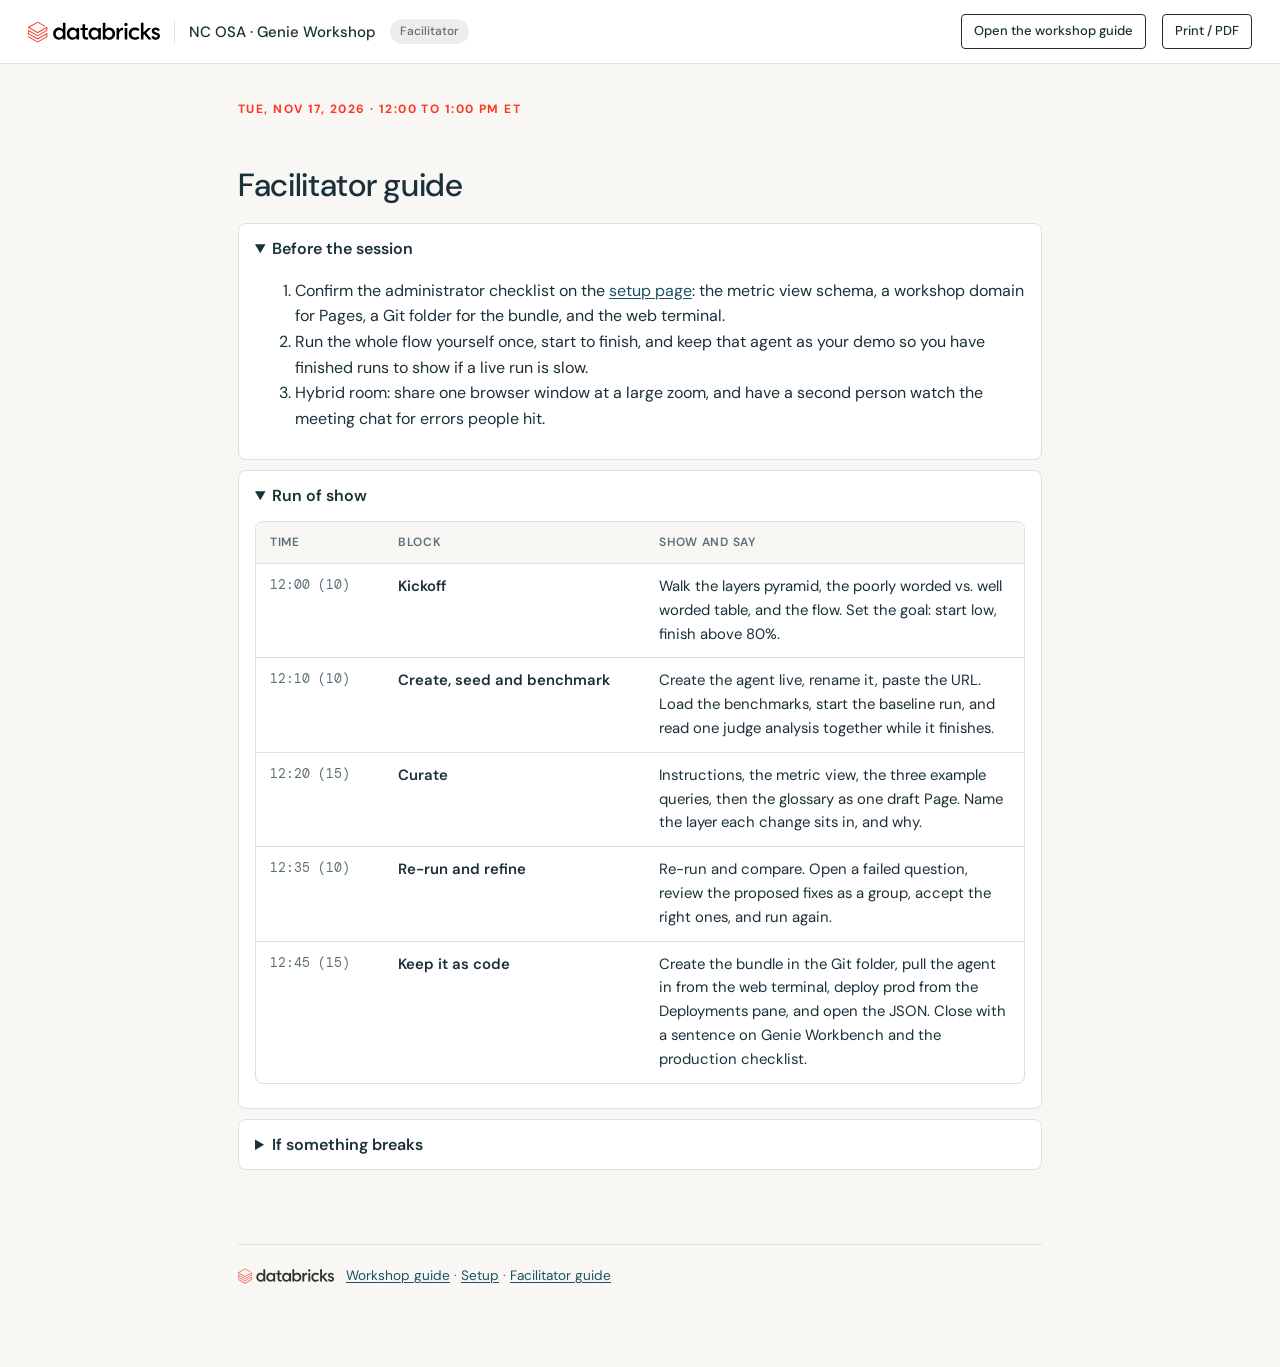
<file: facilitator.html>
<!doctype html>
<html lang="en">
<head>
<meta charset="utf-8">
<meta name="viewport" content="width=device-width, initial-scale=1">
<title>Facilitator guide · NC OSA Genie Workshop for Technical Users</title>
<link rel="icon" href="databricks-logo.svg">
<link rel="preconnect" href="https://fonts.googleapis.com">
<link rel="preconnect" href="https://fonts.gstatic.com" crossorigin>
<link href="https://fonts.googleapis.com/css2?family=DM+Mono:wght@400;500&family=DM+Sans:opsz,wght@9..40,400;9..40,500;9..40,600;9..40,700&display=swap" rel="stylesheet">
<link rel="stylesheet" href="styles.css?v=5">
</head>
<body class="subpage">
<header class="topbar">
  <a class="brand" href="./" style="text-decoration:none"><img src="databricks-logo.svg" alt="Databricks"><span class="divider"></span><span class="title">NC OSA · Genie Workshop</span><span class="pill">Facilitator</span></a>
  <div class="top-actions"><a class="btn ghost sm" href="./">Open the workshop guide</a><button class="btn ghost sm" type="button" onclick="window.print()">Print / PDF</button></div>
</header>
<main class="single">
<p class="eyebrow">Tue, Nov 17, 2026 · 12:00 to 1:00 PM ET</p>
<section id="facilitator">
  <h2>Facilitator guide</h2>
  <details class="faq" open><summary>Before the session</summary>
  <ol>
    <li>Confirm the administrator checklist on the <a href="setup.html">setup page</a>: the metric view schema, a workshop domain for Pages, a Git folder for the bundle, and the web terminal.</li>
    <li>Run the whole flow yourself once, start to finish, and keep that agent as your demo so you have finished runs to show if a live run is slow.</li>
    <li>Hybrid room: share one browser window at a large zoom, and have a second person watch the meeting chat for errors people hit.</li>
  </ol></details>
  <details class="faq" open><summary>Run of show</summary>
  <table class="agenda">
    <thead><tr><th>Time</th><th>Block</th><th>Show and say</th></tr></thead>
    <tbody>
      <tr><td class="slot">12:00 (10)</td><td>Kickoff</td><td>Walk the layers pyramid, the poorly worded vs. well worded table, and the flow. Set the goal: start low, finish above 80%.</td></tr>
      <tr><td class="slot">12:10 (10)</td><td>Create, seed and benchmark</td><td>Create the agent live, rename it, paste the URL. Load the benchmarks, start the baseline run, and read one judge analysis together while it finishes.</td></tr>
      <tr><td class="slot">12:20 (15)</td><td>Curate</td><td>Instructions, the metric view, the three example queries, then the glossary as one draft Page. Name the layer each change sits in, and why.</td></tr>
      <tr><td class="slot">12:35 (10)</td><td>Re-run and refine</td><td>Re-run and compare. Open a failed question, review the proposed fixes as a group, accept the right ones, and run again.</td></tr>
      <tr><td class="slot">12:45 (15)</td><td>Keep it as code</td><td>Create the bundle in the Git folder, pull the agent in from the web terminal, deploy prod from the Deployments pane, and open the JSON. Close with a sentence on Genie Workbench and the production checklist.</td></tr>
    </tbody>
  </table></details>
  <details class="faq"><summary>If something breaks</summary><p>If the notebook can't load benchmarks, switch the room to the by-hand tab and have people add the first five. If a metric view fails, check the schema permission and carry on with the other fixes. If the web terminal or Git folder isn't set up, show the bundle from your screen.</p></details>
</section>
<footer><img src="databricks-logo.svg" alt="Databricks"><span><a href="./">Workshop guide</a> · <a href="setup.html">Setup</a> · <a href="facilitator.html">Facilitator guide</a></span></footer>
</main>
</body>
</html>
</file>
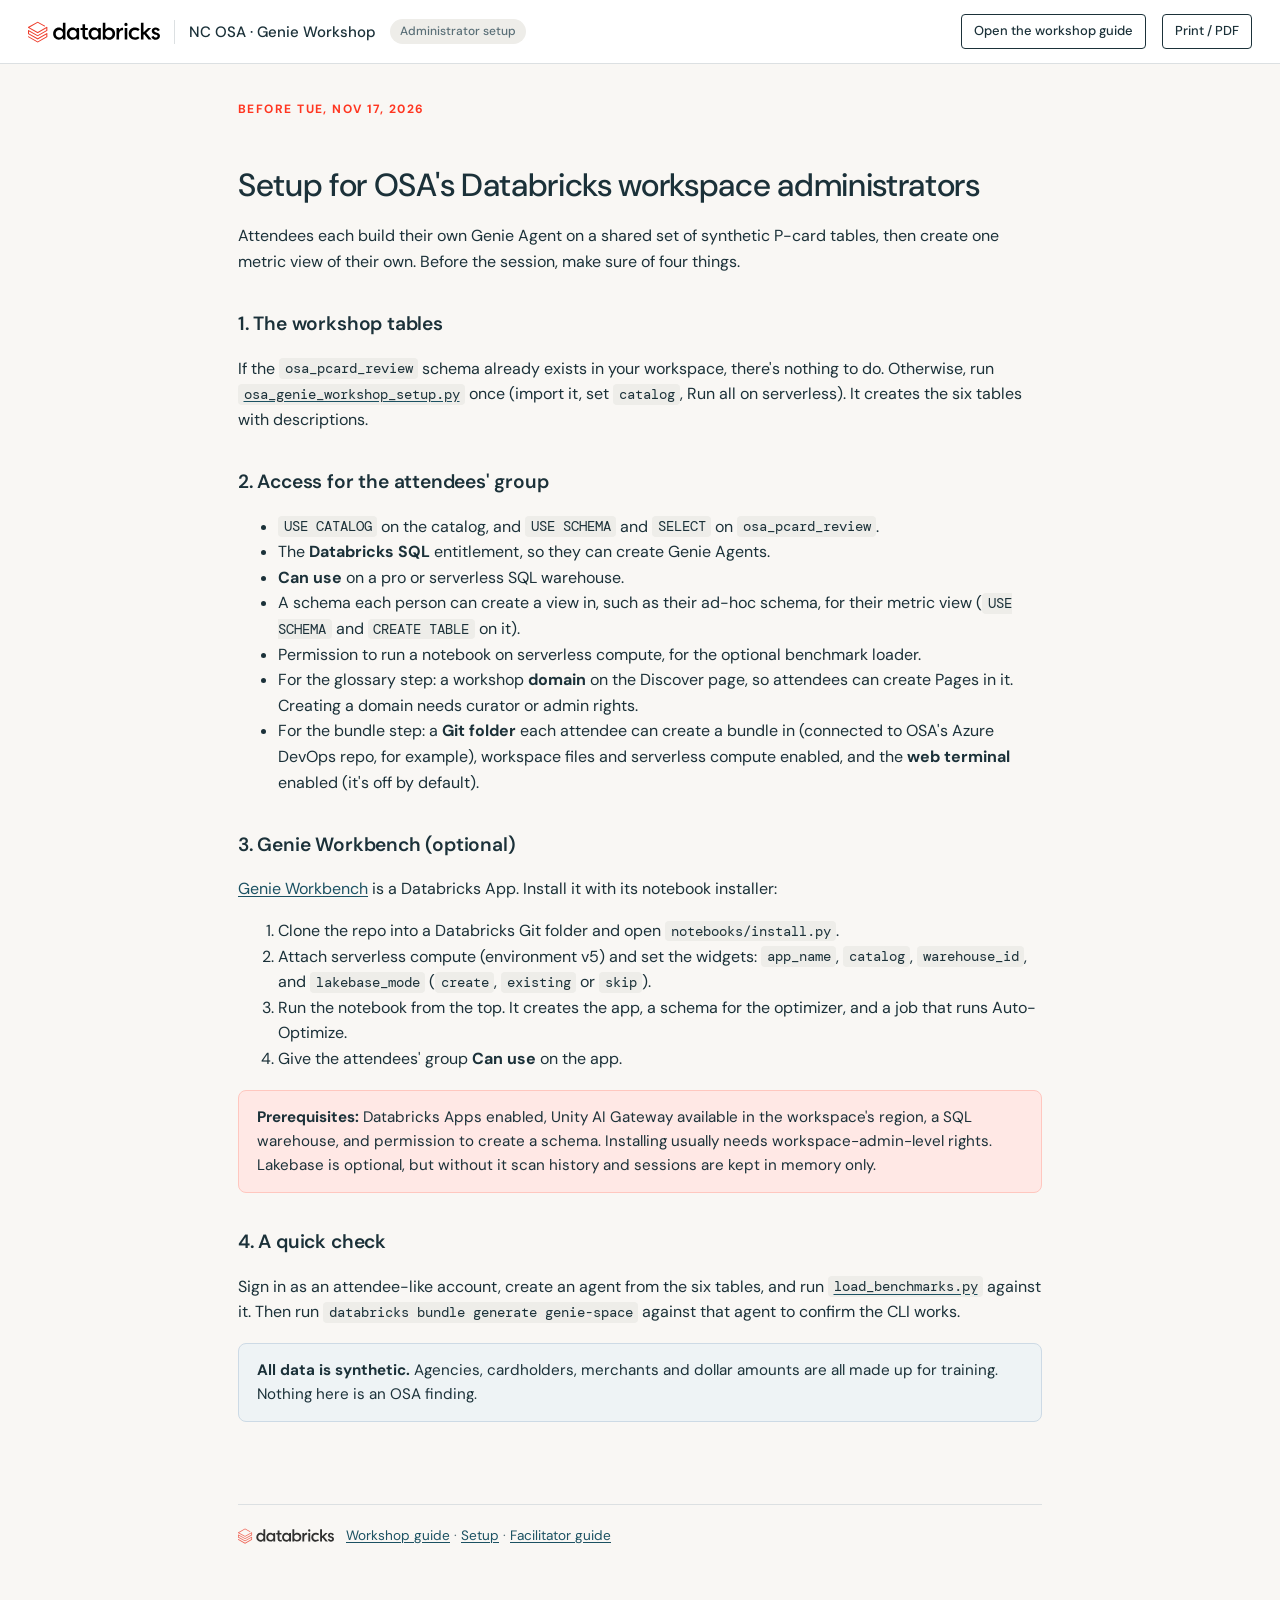
<file: setup.html>
<!doctype html>
<html lang="en">
<head>
<meta charset="utf-8">
<meta name="viewport" content="width=device-width, initial-scale=1">
<title>Setup for Databricks workspace administrators · NC OSA Genie Workshop for Technical Users</title>
<link rel="icon" href="databricks-logo.svg">
<link rel="preconnect" href="https://fonts.googleapis.com">
<link rel="preconnect" href="https://fonts.gstatic.com" crossorigin>
<link href="https://fonts.googleapis.com/css2?family=DM+Mono:wght@400;500&family=DM+Sans:opsz,wght@9..40,400;9..40,500;9..40,600;9..40,700&display=swap" rel="stylesheet">
<link rel="stylesheet" href="styles.css?v=5">
</head>
<body class="subpage">
<header class="topbar">
  <a class="brand" href="./" style="text-decoration:none"><img src="databricks-logo.svg" alt="Databricks"><span class="divider"></span><span class="title">NC OSA · Genie Workshop</span><span class="pill">Administrator setup</span></a>
  <div class="top-actions"><a class="btn ghost sm" href="./">Open the workshop guide</a><button class="btn ghost sm" type="button" onclick="window.print()">Print / PDF</button></div>
</header>
<main class="single">
<p class="eyebrow">Before Tue, Nov 17, 2026</p>
<section id="setup">
  <h2>Setup for OSA's Databricks workspace administrators</h2>
  <p>Attendees each build their own Genie Agent on a shared set of synthetic P-card tables, then create one metric view of their own. Before the session, make sure of four things.</p>

  <h3>1. The workshop tables</h3>
  <p>If the <code>osa_pcard_review</code> schema already exists in your workspace, there's nothing to do. Otherwise, run
  <a href="osa_genie_workshop_setup.py" download><code>osa_genie_workshop_setup.py</code></a> once (import it, set <code>catalog</code>, Run all on serverless). It creates the six tables with descriptions.</p>

  <h3>2. Access for the attendees' group</h3>
  <ul>
    <li><code>USE CATALOG</code> on the catalog, and <code>USE SCHEMA</code> and <code>SELECT</code> on <code>osa_pcard_review</code>.</li>
    <li>The <strong>Databricks SQL</strong> entitlement, so they can create Genie Agents.</li>
    <li><strong>Can use</strong> on a pro or serverless SQL warehouse.</li>
    <li>A schema each person can create a view in, such as their ad-hoc schema, for their metric view (<code>USE SCHEMA</code> and <code>CREATE TABLE</code> on it).</li>
    <li>Permission to run a notebook on serverless compute, for the optional benchmark loader.</li>
    <li>For the glossary step: a workshop <strong>domain</strong> on the Discover page, so attendees can create Pages in it. Creating a domain needs curator or admin rights.</li>
    <li>For the bundle step: a <strong>Git folder</strong> each attendee can create a bundle in (connected to OSA's Azure DevOps repo, for example), workspace files and serverless compute enabled, and the <strong>web terminal</strong> enabled (it's off by default).</li>
  </ul>

  <h3>3. Genie Workbench (optional)</h3>
  <p><a href="https://github.com/databricks-solutions/databricks-genie-workbench" target="_blank" rel="noopener">Genie Workbench</a> is a Databricks App. Install it with its notebook installer:</p>
  <ol>
    <li>Clone the repo into a Databricks Git folder and open <code>notebooks/install.py</code>.</li>
    <li>Attach serverless compute (environment v5) and set the widgets: <code>app_name</code>, <code>catalog</code>, <code>warehouse_id</code>, and <code>lakebase_mode</code> (<code>create</code>, <code>existing</code> or <code>skip</code>).</li>
    <li>Run the notebook from the top. It creates the app, a schema for the optimizer, and a job that runs Auto-Optimize.</li>
    <li>Give the attendees' group <strong>Can use</strong> on the app.</li>
  </ol>
  <div class="callout tip"><strong>Prerequisites:</strong> Databricks Apps enabled, Unity AI Gateway available in the workspace's region, a SQL warehouse, and permission to create a schema. Installing usually needs workspace-admin-level rights. Lakebase is optional, but without it scan history and sessions are kept in memory only.</div>

  <h3>4. A quick check</h3>
  <p>Sign in as an attendee-like account, create an agent from the six tables, and run <a href="load_benchmarks.py" download><code>load_benchmarks.py</code></a> against it. Then run <code>databricks bundle generate genie-space</code> against that agent to confirm the CLI works.</p>
  <div class="callout info"><strong>All data is synthetic.</strong> Agencies, cardholders, merchants and dollar amounts are all made up for training. Nothing here is an OSA finding.</div>
</section>
<footer><img src="databricks-logo.svg" alt="Databricks"><span><a href="./">Workshop guide</a> · <a href="setup.html">Setup</a> · <a href="facilitator.html">Facilitator guide</a></span></footer>
</main>
</body>
</html>
</file>
<file: styles.css>
/* Databricks brand tokens (from databricks.com): DM Sans / DM Mono, Lava, Navy, Oat. */
:root {
  --lava: #FF3621; --lava-500: #FF5F46; --lava-700: #BD2B26; --lava-100: #FFE8E5;
  --navy: #1B3139; --navy-900: #0B2026; --navy-700: #143D4A; --teal: #1B5162; --teal-300: #618794;
  --slate: #5A6F77; --slate-300: #90A5B1; --line: #DCE0E2; --line-2: #EEEDE9;
  --oat: #F9F7F4; --oat-2: #EEEDE9; --white: #fff; --green: #00A972;
  --aging: #00A972; --transit: #FF5F46; --water: #1B5162; --health: #FFAB00;
  --radius: 8px; --sidebar: 256px; --header: 64px;
  font-family: "DM Sans", system-ui, -apple-system, "Segoe UI", sans-serif;
}
* { box-sizing: border-box; }
html { scroll-behavior: smooth; scroll-padding-top: calc(var(--header) + 16px); }
body { margin: 0; color: var(--navy); background: var(--oat); line-height: 1.6; font-size: 16px; -webkit-font-smoothing: antialiased; }
a { color: var(--teal); text-underline-offset: 2px; }
a:hover { color: var(--lava); }
code, pre, .mono { font-family: "DM Mono", ui-monospace, Menlo, monospace; }
code { font-size: .86em; background: var(--oat-2); color: var(--navy); padding: .1em .4em; border-radius: 4px; }
.muted { color: var(--slate); } .small { font-size: .86em; }
strong { font-weight: 700; }

/* ---------- header ---------- */
.topbar { position: sticky; top: 0; z-index: 20; height: var(--header); display: flex; align-items: center; justify-content: space-between;
  padding: 0 28px; background: var(--white); border-bottom: 1px solid var(--line); }
.brand { display: flex; align-items: center; gap: 14px; font-weight: 500; color: var(--navy); }
.brand img { height: 22px; display: block; }
.brand .divider { width: 1px; height: 24px; background: var(--line); }
.brand .title { font-size: 15px; }
.brand .pill { font-size: 12px; font-weight: 500; color: var(--slate); background: var(--oat-2); border-radius: 999px; padding: 3px 10px; }
.progress-wrap { display: flex; align-items: center; gap: 10px; font-size: 13px; color: var(--slate); }
.progress { width: 160px; height: 6px; background: var(--oat-2); border-radius: 3px; overflow: hidden; }
#progress-bar { height: 100%; width: 0; background: var(--lava); transition: width .3s; }

/* ---------- hero band ---------- */
.hero { background: var(--navy); color: var(--white); padding: 64px 28px 56px; position: relative; overflow: hidden; }
.hero::after { content: ""; position: absolute; right: -120px; top: -120px; width: 420px; height: 420px; border-radius: 50%;
  background: radial-gradient(circle, rgba(255,54,33,.28), rgba(255,54,33,0) 70%); pointer-events: none; }
.hero-inner { max-width: 1180px; margin: 0 auto; position: relative; z-index: 1; }
.hero .eyebrow { color: var(--lava-500); }
.hero h1 { color: var(--white); font-size: 3rem; font-weight: 500; line-height: 1.1; letter-spacing: -.02em; margin: .25em 0 .4em; max-width: 820px; }
.hero .lead { color: #C9D3D7; font-size: 1.15rem; max-width: 760px; }
.hero .lead strong { color: var(--white); }
.hero .cards .card { background: var(--navy-700); border-color: #2A4B57; color: var(--white); }
.hero .cards .card h3 { color: var(--white); }
.hero .cards .card p { color: #B5C3C9; }
.hero .callout.info { background: rgba(255,255,255,.06); border-color: #2A4B57; color: #DCE4E7; }
.hero .callout.info strong { color: var(--white); }
.hero-ctas { display: flex; gap: 12px; margin: 26px 0 8px; flex-wrap: wrap; }

/* ---------- layout ---------- */
.layout { display: flex; max-width: 1240px; margin: 0 auto; }
.sidebar { position: sticky; top: var(--header); height: calc(100vh - var(--header)); width: var(--sidebar); flex: none; overflow-y: auto; padding: 28px 12px 28px 24px; }
.sidebar .nav-label { font-size: 11px; font-weight: 700; letter-spacing: .1em; text-transform: uppercase; color: var(--slate-300); margin: 0 0 10px 8px; }
.sidebar a { display: flex; align-items: center; gap: 10px; padding: 7px 10px; color: var(--slate); text-decoration: none; font-size: 14.5px;
  border-radius: 6px; border-left: 2px solid transparent; }
.sidebar a:hover { background: var(--oat-2); color: var(--navy); }
.sidebar a.active { color: var(--navy); font-weight: 600; background: var(--white); border-left-color: var(--lava); }
.sidebar .stop { width: 22px; display: inline-flex; justify-content: center; flex: none; }
.sidebar .stop::before { content: ""; width: 6px; height: 6px; border-radius: 50%; background: var(--slate-300); }
.sidebar a.active .stop::before { background: var(--lava); }
main { flex: 1; min-width: 0; max-width: 940px; padding: 12px 40px 96px; }
section { padding: 40px 0 16px; border-bottom: 1px solid var(--line); }
section:last-of-type { border-bottom: none; }
h1, h2, h3, h4 { color: var(--navy); font-weight: 500; letter-spacing: -.01em; }
h2 { font-size: 2rem; line-height: 1.2; display: flex; align-items: center; gap: 14px; margin: .2em 0 .6em; }
h3 { font-size: 1.2rem; margin: 1.8em 0 .5em; font-weight: 600; }
h4 { margin: 0 0 .5em; font-weight: 600; }
.eyebrow { text-transform: uppercase; letter-spacing: .12em; font-size: 12px; font-weight: 700; color: var(--lava); margin: 0; }
.lead { font-size: 1.1rem; color: var(--slate); }
.goal { background: var(--white); border: 1px solid var(--line); border-left: 4px solid var(--lava); padding: 12px 16px; border-radius: var(--radius); }
.time { float: right; color: var(--slate); font-size: 13px; font-weight: 500; background: var(--oat-2); padding: 1px 10px; border-radius: 999px; }

/* lab number badges (all labs share one on-brand style) */
.bullet { display: inline-flex; align-items: center; justify-content: center; width: 40px; height: 40px; border-radius: 8px;
  background: var(--navy); color: var(--white); font-weight: 600; font-size: 18px; flex: none; vertical-align: middle; }
.lab h2 .bullet { background: var(--lava); }
.bullet.sm { width: 22px; height: 22px; font-size: 12px; border-radius: 5px; }
.sidebar .bullet.sm { background: var(--oat-2); color: var(--navy); }
.sidebar a.active .bullet.sm { background: var(--lava); color: var(--white); }

/* ---------- buttons ---------- */
.btn { display: inline-flex; align-items: center; gap: 8px; font: inherit; font-weight: 500; font-size: 15px; padding: 10px 20px; border-radius: 4px;
  border: 1px solid var(--lava); background: var(--lava); color: var(--white); cursor: pointer; text-decoration: none; }
.btn:hover { background: var(--lava-700); border-color: var(--lava-700); color: var(--white); }
.btn.ghost { background: transparent; color: var(--navy); border-color: var(--navy); }
.btn.ghost:hover { background: var(--navy); color: var(--white); }
.hero .btn.ghost { color: var(--white); border-color: #8FA4AC; }
.hero .btn.ghost:hover { background: var(--white); color: var(--navy); }

/* ---------- cards ---------- */
.cards { display: grid; gap: 16px; margin: 20px 0; }
.cards.three { grid-template-columns: repeat(3, 1fr); } .cards.two { grid-template-columns: repeat(2, 1fr); }
.card { background: var(--white); border: 1px solid var(--line); border-radius: var(--radius); padding: 20px 22px; }
.card h3 { margin: 0 0 .4em; font-size: 1.08rem; font-weight: 600; }
.card p, .card ul { margin: 0; color: var(--slate); font-size: .95em; }
.card ul { padding-left: 1.1em; } .card li { margin: .3em 0; }
.card.domain { border-top: 4px solid; }
.card.aging { border-top-color: var(--aging); } .card.transit { border-top-color: var(--transit); } .card.water { border-top-color: var(--teal-300); }

/* ---------- callouts ---------- */
.callout { padding: 14px 18px; border-radius: var(--radius); margin: 18px 0; font-size: .95em; border: 1px solid; }
.callout.info { background: #EEF3F5; border-color: #CDDAE5; }
.callout.tip { background: var(--lava-100); border-color: #FFC7BF; }

/* ---------- tables ---------- */
table { width: 100%; border-collapse: separate; border-spacing: 0; background: var(--white); border: 1px solid var(--line); border-radius: var(--radius); overflow: hidden; font-size: .93em; margin: 12px 0; }
th, td { text-align: left; padding: 11px 14px; border-bottom: 1px solid var(--line); vertical-align: top; }
th { background: var(--oat); font-weight: 600; font-size: 12px; text-transform: uppercase; letter-spacing: .06em; color: var(--slate); }
tr:last-child td { border-bottom: none; }
table.agenda td:first-child { font-family: "DM Mono", monospace; color: var(--slate); width: 72px; font-size: .9em; }
table.agenda td:nth-child(2) { white-space: nowrap; font-weight: 600; }
table.agenda .bullet.sm { margin-right: 6px; }
.trap { display: inline-block; margin-top: 4px; background: var(--lava-100); color: var(--lava-700); border-radius: 4px; padding: 0 7px; font-size: .88em; font-weight: 500; }
.trap::before { content: "⚠ "; }
.schema { color: var(--slate); }

/* ---------- tabs ---------- */
.tabs { margin: 16px 0; }
.tab-buttons { display: flex; gap: 4px; border-bottom: 1px solid var(--line); }
.tab-buttons button { border: none; background: none; padding: 10px 16px; font: inherit; font-weight: 500; color: var(--slate); cursor: pointer;
  border-bottom: 2px solid transparent; margin-bottom: -1px; }
.tab-buttons button:hover { color: var(--navy); }
.tab-buttons button.active { color: var(--navy); border-bottom-color: var(--lava); }
.tab-panel { display: none; padding-top: 8px; } .tab-panel.active { display: block; }

/* ---------- steps + checklists ---------- */
.steps { padding-left: 0; list-style: none; counter-reset: step; }
.steps li { counter-increment: step; position: relative; padding: 10px 14px 10px 50px; margin: 8px 0; background: var(--white); border: 1px solid var(--line); border-radius: var(--radius); }
.steps li::before { content: counter(step); position: absolute; left: 14px; top: 11px; width: 24px; height: 24px; border-radius: 50%;
  background: var(--oat-2); color: var(--navy); font-size: 12px; font-weight: 700; display: flex; align-items: center; justify-content: center; }
.steps li:has(input:checked)::before { background: var(--green); color: var(--white); content: "✓"; }
.steps label, .checklist label { display: block; position: relative; padding-left: 26px; cursor: pointer; }
.steps input, .checklist input { position: absolute; left: 0; top: 5px; margin: 0; accent-color: var(--lava); width: 15px; height: 15px; }
.checklist label { padding: 10px 14px 10px 40px; background: var(--white); border: 1px solid var(--line); border-radius: var(--radius); margin: 8px 0; }
.checklist input { left: 14px; top: 14px; }
label:has(input:checked), label:has(input:checked) strong { color: var(--slate-300); }

/* ---------- questions ---------- */
.qgrid { display: grid; grid-template-columns: repeat(3, 1fr); gap: 16px; }
.qcol { background: var(--white); border: 1px solid var(--line); border-top: 4px solid; border-radius: var(--radius); padding: 16px; }
.qcol.aging { border-top-color: var(--aging); } .qcol.transit { border-top-color: var(--transit); } .qcol.water { border-top-color: var(--teal-300); }
.q { position: relative; margin: 8px 0; padding: 9px 60px 9px 12px; background: var(--oat); border: 1px solid var(--line-2); border-radius: 6px; font-size: .93em; }
.q .copy { position: absolute; right: 6px; top: 6px; }
.trapcard { background: var(--white); border: 1px solid var(--line); border-left: 4px solid; border-radius: var(--radius); padding: 8px 18px 12px; margin: 14px 0; }
.trapcard .q { font-weight: 600; background: var(--oat); }
.trapcard.mech { border-left-color: var(--teal); } .trapcard.def { border-left-color: var(--lava); }
.kind { display: inline-block; font-size: 11px; font-weight: 700; text-transform: uppercase; letter-spacing: .08em; padding: 2px 8px; border-radius: 4px; vertical-align: 1px; }
.kind.mech { background: #E3EDF0; color: var(--teal); } .kind.def { background: var(--lava-100); color: var(--lava-700); }
details summary { cursor: pointer; font-weight: 600; color: var(--teal); }
details summary:hover { color: var(--lava); }
details[open] summary { margin-bottom: 6px; }
[data-ans] { font-variant-numeric: tabular-nums; }

/* ---------- code ---------- */
.codeblock { position: relative; margin: 8px 0 14px; }
.codeblock pre { margin: 0; background: var(--navy-900); color: #E4ECEF; padding: 16px 18px; padding-right: 72px; border-radius: var(--radius); overflow-x: auto;
  line-height: 1.55; font-size: 13px; white-space: pre-wrap; word-break: break-word; }
.copy { font-family: "DM Sans", sans-serif; border: 1px solid var(--line); background: var(--white); color: var(--slate); font-size: 12px; font-weight: 500;
  border-radius: 4px; padding: 3px 10px; cursor: pointer; }
.copy:hover { border-color: var(--navy); color: var(--navy); }
.codeblock .copy { position: absolute; top: 10px; right: 10px; background: var(--navy-700); border-color: #2A4B57; color: #C9D3D7; }
.codeblock .copy:hover { background: var(--lava); border-color: var(--lava); color: var(--white); }
.copy.done, .codeblock .copy.done { background: var(--green); color: var(--white); border-color: var(--green); }
.curate-item { background: var(--white); border: 1px solid var(--line); border-radius: var(--radius); padding: 12px 16px; margin: 12px 0; }
.curate-item .label { font-size: 11px; text-transform: uppercase; letter-spacing: .1em; color: var(--slate); font-weight: 700; }
.curate-item .title { font-weight: 600; margin: 2px 0 6px; }
.kv { display: grid; grid-template-columns: 110px 1fr; gap: 4px 10px; font-size: .9em; margin-bottom: 6px; }
.kv div:nth-child(odd) { color: var(--slate); }

/* ---------- scorecard ---------- */
.worksheet h4 { margin-top: 1.6em; }
table.score td.cell { text-align: center; cursor: pointer; width: 150px; user-select: none; font-size: 1.1em; }
table.score td.cell:hover { background: var(--oat); }

/* ---------- byoq ---------- */
.byoq-card { background: var(--white); border: 1px solid var(--line); border-top: 4px solid var(--lava); border-radius: var(--radius); padding: 14px 18px; margin: 14px 0; }
.byoq-card .row { display: grid; grid-template-columns: 1fr 1fr; gap: 12px; }
.byoq-card label { display: block; font-size: 11px; font-weight: 700; color: var(--slate); text-transform: uppercase; letter-spacing: .08em; margin: 8px 0 4px; }
.byoq-card input, .byoq-card textarea, .byoq-card select { width: 100%; font: inherit; font-size: .93em; padding: 8px 10px; border: 1px solid var(--line); border-radius: 4px; background: var(--white); color: var(--navy); }
.byoq-card input:focus, .byoq-card textarea:focus, .byoq-card select:focus { outline: 2px solid var(--lava-100); border-color: var(--lava); }
.byoq-card textarea { min-height: 56px; resize: vertical; }
.byoq-card .head { display: flex; justify-content: space-between; align-items: center; }
.byoq-card .rm { border: none; background: none; color: var(--slate); cursor: pointer; font: inherit; font-size: .88em; }
.byoq-card .rm:hover { color: var(--lava); }
.btnrow { display: flex; gap: 10px; margin: 12px 0 22px; }

.faq { background: var(--white); border: 1px solid var(--line); border-radius: var(--radius); padding: 12px 16px; margin: 10px 0; }
.faq summary { color: var(--navy); }
.cfg-missing { color: var(--slate-300); font-style: italic; text-decoration: none; pointer-events: none; }
footer { margin-top: 48px; padding-top: 20px; border-top: 1px solid var(--line); color: var(--slate); font-size: .85em; display: flex; align-items: center; gap: 12px; }
footer img { height: 16px; opacity: .8; }

@media (max-width: 1000px) {
  .sidebar { display: none; } main { padding: 8px 20px 64px; }
  .hero { padding: 44px 20px 40px; } .hero h1 { font-size: 2.2rem; }
  .cards.three, .cards.two, .qgrid { grid-template-columns: 1fr; }
  .byoq-card .row { grid-template-columns: 1fr; }
  .brand .pill, .progress-wrap .progress { display: none; }
}
@media print {
  .topbar, .sidebar, .copy, .btnrow, .hero-ctas { display: none !important; }
  .hero { background: none; color: var(--navy); padding: 0; } .hero h1, .hero .lead, .hero .card h3, .hero .card p { color: var(--navy) !important; }
  .hero .cards .card { background: #fff; }
  .tab-panel { display: block !important; } .tab-buttons { display: none; }
  main { max-width: none; padding: 0; } section { break-inside: avoid-page; }
}
.hero .cards .card.aging { border-top-color: var(--aging); } .hero .cards .card.transit { border-top-color: var(--transit); }
.hero .cards .card.water { border-top-color: var(--teal-300); }

/* setup + build helpers */
.catalog-box { background: var(--white); border: 1px solid var(--line); border-left: 4px solid var(--lava); border-radius: var(--radius); padding: 14px 18px; margin: 16px 0; }
.catalog-box label { display: block; font-size: 11px; font-weight: 700; color: var(--slate); text-transform: uppercase; letter-spacing: .08em; margin-bottom: 6px; }
.catalog-row { display: flex; gap: 10px; }
.catalog-row input { flex: 1; max-width: 320px; font-family: "DM Mono", monospace; font-size: 15px; padding: 8px 10px; border: 1px solid var(--line); border-radius: 4px; color: var(--navy); }
.catalog-row input:focus { outline: 2px solid var(--lava-100); border-color: var(--lava); }
.catalog-row .btn { padding: 7px 16px; }
.chips code { display: inline-block; margin: 0 4px 6px 0; background: var(--white); border: 1px solid var(--line); padding: 3px 9px; }
#nb-url { word-break: break-all; }

.phase { margin: 28px 0 0; padding: 8px 12px; background: var(--navy); color: #C9D3D7; border-radius: 6px; font-size: 13px; }
.phase span { color: var(--white); font-weight: 700; text-transform: uppercase; letter-spacing: .08em; font-size: 11px; margin-right: 6px; }
.agenda tr.lab-row td { background: #FFF6F4; }
.agenda .slot { font-family: "DM Mono", monospace; color: var(--slate); white-space: nowrap; }
.when { display: inline-block; font-size: 12px; font-weight: 600; color: var(--lava-700); background: var(--lava-100); border-radius: 999px; padding: 1px 10px; margin-left: 6px; vertical-align: middle; }
table.agenda td.slot { width: 128px; font-size: .88em; }
table.agenda td:nth-child(2) { white-space: normal; width: 34%; }

/* BYOQ export */
.byoq-meta { display: grid; grid-template-columns: repeat(3, 1fr); gap: 12px; background: var(--white); border: 1px solid var(--line); border-radius: var(--radius); padding: 12px 18px 16px; margin: 14px 0; }
.byoq-meta label { display: block; font-size: 11px; font-weight: 700; color: var(--slate); text-transform: uppercase; letter-spacing: .08em; margin: 4px 0 4px; }
.byoq-meta input { width: 100%; font: inherit; font-size: .93em; padding: 8px 10px; border: 1px solid var(--line); border-radius: 4px; color: var(--navy); }
.byoq-meta input:focus { outline: 2px solid var(--lava-100); border-color: var(--lava); }
.export-box { display: flex; justify-content: space-between; align-items: center; gap: 16px; flex-wrap: wrap; background: var(--navy); color: var(--white);
  border-radius: var(--radius); padding: 16px 20px; margin: 8px 0 10px; }
.export-box p { margin: 2px 0 0; color: #B5C3C9; }
.export-btns { display: flex; gap: 10px; flex-wrap: wrap; }
.export-box .btn.ghost { color: var(--white); border-color: #8FA4AC; }
.export-box .btn.ghost:hover { background: var(--white); color: var(--navy); }
@media (max-width: 1000px) { .byoq-meta { grid-template-columns: 1fr; } }

/* 4th domain (DOHMH) */
.cards.four { grid-template-columns: repeat(4, 1fr); }
.card.health, .hero .cards .card.health { border-top-color: var(--health); }
.qcol.health { border-top-color: var(--health); }
.qgrid { grid-template-columns: repeat(2, 1fr); }
@media (max-width: 1000px) { .cards.four { grid-template-columns: 1fr; } .qgrid { grid-template-columns: 1fr; } }

/* top actions, dataset picker, feedback */
.top-actions { display: flex; align-items: center; gap: 16px; }
.btn.sm { padding: 6px 12px; font-size: 13px; }
.domain-picker { display: grid; grid-template-columns: repeat(4, 1fr); gap: 10px; margin: 12px 0 8px; }
.domain-picker button { text-align: left; font: inherit; background: var(--white); border: 1px solid var(--line); border-radius: var(--radius);
  padding: 10px 12px; cursor: pointer; color: var(--navy); }
.domain-picker button strong { display: block; font-size: 14px; }
.domain-picker button span { display: block; font-size: 12px; color: var(--slate); margin-top: 2px; }
.domain-picker button:hover { border-color: var(--navy); }
.domain-picker button.active { border: 2px solid var(--lava); background: var(--lava-100); padding: 9px 11px; }
.nb-download { margin: 6px 0; } .nb-download .btn { padding: 8px 16px; }
.feedback-box { display: flex; gap: 28px; align-items: center; background: var(--white); border: 1px solid var(--line); border-top: 4px solid var(--lava);
  border-radius: var(--radius); padding: 20px 24px; }
.feedback-box .lead { margin-top: 0; }
.qr { margin: 0; text-align: center; flex: none; }
.qr img { display: block; width: 200px; height: 200px; }
.qr figcaption { font-size: 12px; color: var(--slate); margin-top: 4px; }
@media (max-width: 1000px) { .domain-picker { grid-template-columns: 1fr 1fr; } .feedback-box { flex-direction: column; } }
@media print {
  .top-actions, .domain-picker, .nb-download, .byoq-card .rm, #byoq-add, .export-box .export-btns { display: none !important; }
  .feedback-box { break-inside: avoid; }
  a[href^="http"]:not(.btn)::after { content: " (" attr(href) ")"; font-size: .8em; color: var(--slate); }
}

/* Round 1 tags */
.q[data-qid]::before { content: attr(data-qid); display: inline-block; min-width: 28px; margin-right: 8px; padding: 0 6px; border-radius: 4px;
  background: var(--navy); color: var(--white); font-size: 11px; font-weight: 700; text-align: center; letter-spacing: .04em; vertical-align: 1px; }
.qid-chip { display: inline-block; min-width: 28px; padding: 0 6px; border-radius: 4px; background: var(--navy); color: var(--white); font-size: 11px; font-weight: 700; text-align: center; }
.raw { margin: 6px 0 8px; font-size: .92em; }
.raw span, .raw-chip { display: inline-block; font-size: 11px; font-weight: 700; text-transform: uppercase; letter-spacing: .06em; padding: 2px 8px; border-radius: 4px; margin-right: 6px; }
.raw.ok span, .raw-chip.ok { background: #E1F5EC; color: #007A52; }
.raw.bad span, .raw-chip.bad { background: var(--lava-100); color: var(--lava-700); }
.legend { display: flex; flex-wrap: wrap; gap: 8px 22px; background: var(--white); border: 1px solid var(--line); border-radius: var(--radius); padding: 10px 14px; font-size: .9em; color: var(--slate); }

/* sub-pages (setup, facilitator) */
.subpage main.single { max-width: 860px; margin: 0 auto; padding: 36px 28px 80px; }
.subpage .steps li { padding-left: 54px; }
.big-steps { list-style: none; padding: 0; counter-reset: bs; }
.big-steps li { counter-increment: bs; position: relative; background: var(--white); border: 1px solid var(--line); border-radius: var(--radius); padding: 14px 18px 14px 64px; margin: 10px 0; }
.big-steps li::before { content: counter(bs, decimal-leading-zero); position: absolute; left: 18px; top: 14px; font-family: "DM Mono", monospace; font-weight: 500; color: var(--lava); font-size: 18px; }
.big-steps li > strong:first-child { display: block; margin-bottom: 2px; }

/* BYOQ threads */
.qid-chip.own { background: var(--lava); }
.your-turn { background: var(--white); border: 1px solid var(--line); border-left: 4px solid var(--lava); border-radius: var(--radius); padding: 4px 18px 8px; margin: 22px 0; }
.your-turn h3 { margin-top: 14px; }

/* today's questions */
.tab-panel[data-qlist].active { display: grid; grid-template-columns: 1fr 1.6fr; gap: 16px; }
.qlist { background: var(--white); border: 1px solid var(--line); border-radius: var(--radius); padding: 14px 18px; }
.qlist h4 { font-size: 12px; text-transform: uppercase; letter-spacing: .08em; color: var(--slate); margin-bottom: 8px; }
.qlist ol { margin: 0; padding-left: 1.2em; } .qlist ol.ids { list-style: none; padding-left: 0; }
.qlist li { margin: 6px 0; font-size: .95em; }
@media (max-width: 1000px) { .tab-panel[data-qlist].active { grid-template-columns: 1fr; } }

/* make dataset tabs obvious */
.tab-buttons { align-items: center; }
.tab-label { font-size: 12px; font-weight: 700; text-transform: uppercase; letter-spacing: .08em; color: var(--slate); margin-right: 6px; }
.panel-banner { margin: 14px 0 0; padding: 8px 12px; background: var(--oat-2); border-radius: 6px; font-size: .9em; color: var(--slate); }
.panel-banner strong { color: var(--navy); }

/* ---------- NC OSA team colors ---------- */
:root { --fin: #00A972; --perf: #618794; --rr: #FF5F46; }
.card.fin, .hero .cards .card.fin, .qcol.fin { border-top-color: var(--fin); }
.card.perf, .hero .cards .card.perf, .qcol.perf { border-top-color: var(--perf); }
.card.rr, .hero .cards .card.rr, .qcol.rr { border-top-color: var(--rr); }
.pair td:first-child { color: var(--slate); }
.pair td:last-child { font-weight: 500; }
.card .pill { font-size: 11px; font-weight: 600; color: var(--slate); background: var(--oat-2); border-radius: 999px; padding: 2px 8px; vertical-align: middle; }
@media print { .tab-panel.print-show { display: block !important; } }

/* ---------- layers of business logic ---------- */
.layers { margin: 20px 0 24px; }
.layers .headline { color: var(--lava); font-weight: 600; margin: 0 0 14px; }
.layers .grid { display: grid; grid-template-columns: minmax(0, 1fr) minmax(0, 1fr); gap: 12px 28px; align-items: stretch; }
.layers .end { grid-column: 1; text-align: center; font-size: .86em; font-weight: 600; color: var(--slate); margin: 0; }
.layers .tier { display: flex; justify-content: center; align-items: center; }
.layers .bar { color: #fff; border-radius: 10px; padding: 10px 14px; text-align: center; line-height: 1.35; font-size: .9em; }
.layers .bar strong { display: block; font-size: 1.02em; }
.layers .bar.l1 { width: 58%; background: #F25C4A; }
.layers .bar.l2 { width: 72%; background: #F2A43A; color: var(--navy); }
.layers .bar.l3 { width: 86%; background: #2F6DAE; }
.layers .bar.l4 { width: 100%; background: #3BA776; }
.layers .note { background: var(--white); border: 1px solid var(--line); border-left: 4px solid; border-radius: 6px; padding: 10px 14px; font-size: .9em; line-height: 1.45; display: flex; align-items: center; }
.layers .note.l1 { border-left-color: #F25C4A; } .layers .note.l2 { border-left-color: #F2A43A; }
.layers .note.l3 { border-left-color: #2F6DAE; } .layers .note.l4 { border-left-color: #3BA776; }
@media (max-width: 760px) { .layers .grid { grid-template-columns: 1fr; } .layers .bar { width: 100% !important; } }
@media print { .layers .bar, .layers .note { -webkit-print-color-adjust: exact; print-color-adjust: exact; } }
.layers .note p { margin: 0; }
h3 .pill { font-size: 11px; font-weight: 600; color: var(--slate); background: var(--oat-2); border-radius: 999px; padding: 2px 8px; vertical-align: middle; letter-spacing: 0; }

/* ---------- tech workshop: settings box and SQL blocks ---------- */
.settings-box { background: var(--white); border: 1px solid var(--line); border-left: 4px solid var(--lava); border-radius: var(--radius); padding: 14px 18px; margin: 16px 0; }
.settings-box .grid3 { display: grid; grid-template-columns: repeat(3, minmax(0, 1fr)); gap: 12px; }
.settings-box label { display: block; font-size: 11px; font-weight: 700; color: var(--slate); text-transform: uppercase; letter-spacing: .08em; margin: 0 0 4px; }
.settings-box input { width: 100%; font: inherit; font-size: .93em; padding: 8px 10px; border: 1px solid var(--line); border-radius: 4px; }
.settings-box input:focus { outline: 2px solid var(--lava-100); border-color: var(--lava); }
.codeblock { position: relative; }
.codeblock pre { white-space: pre-wrap; }
.bench-item { background: var(--white); border: 1px solid var(--line); border-radius: var(--radius); padding: 10px 14px; margin: 10px 0; }
.bench-item h4 { margin: 2px 0 6px; font-size: .95em; }
@media (max-width: 760px) { .settings-box .grid3 { grid-template-columns: 1fr; } }
.steps .settings-box { margin: 10px 0 2px; }
.steps .settings-box input { position: static; display: block; width: 100%; height: auto; margin: 0; appearance: auto; -webkit-appearance: none; font: inherit; font-size: .93em; padding: 8px 10px; border: 1px solid var(--line); border-radius: 4px; background: var(--white); }
.steps .settings-box label { position: static; padding: 0; }
.settings-box .grid2x2 { grid-template-columns: repeat(2, minmax(0, 1fr)); }

/* ---------- rich copy block (pastes with formatting) ---------- */
.rich-copy { position: relative; background: var(--white); border: 1px solid var(--line); border-radius: var(--radius); padding: 14px 70px 14px 18px; margin: 8px 0; max-height: 420px; overflow-y: auto; font-size: .92em; }
.rich-copy h1 { font-size: 1.3em; margin: 0 0 .4em; }
.rich-copy h2 { font-size: 1.05em; margin: 1em 0 .3em; font-weight: 600; }
.rich-copy p { margin: .15em 0; }
.rich-copy > .copy { position: sticky; float: right; top: 0; margin-right: -58px; }
.rich-copy { overflow-x: hidden; }
</file>
